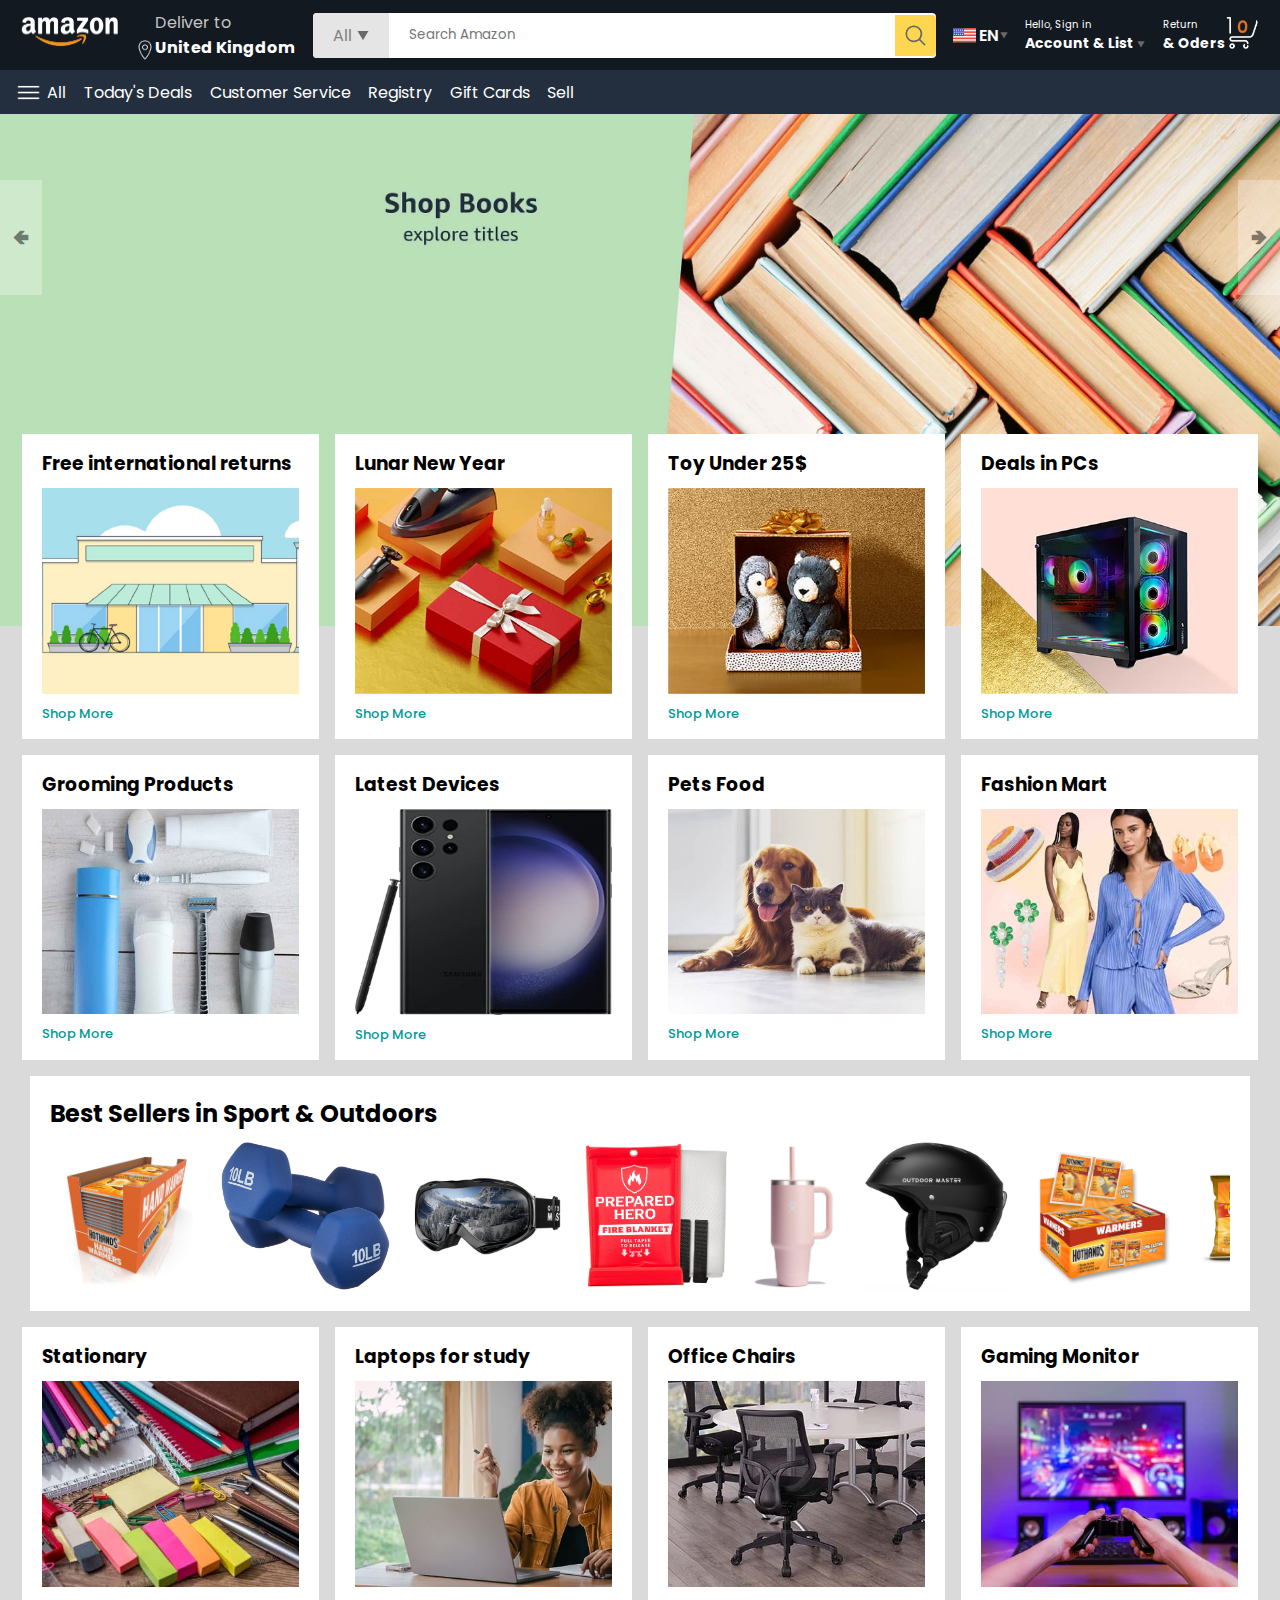
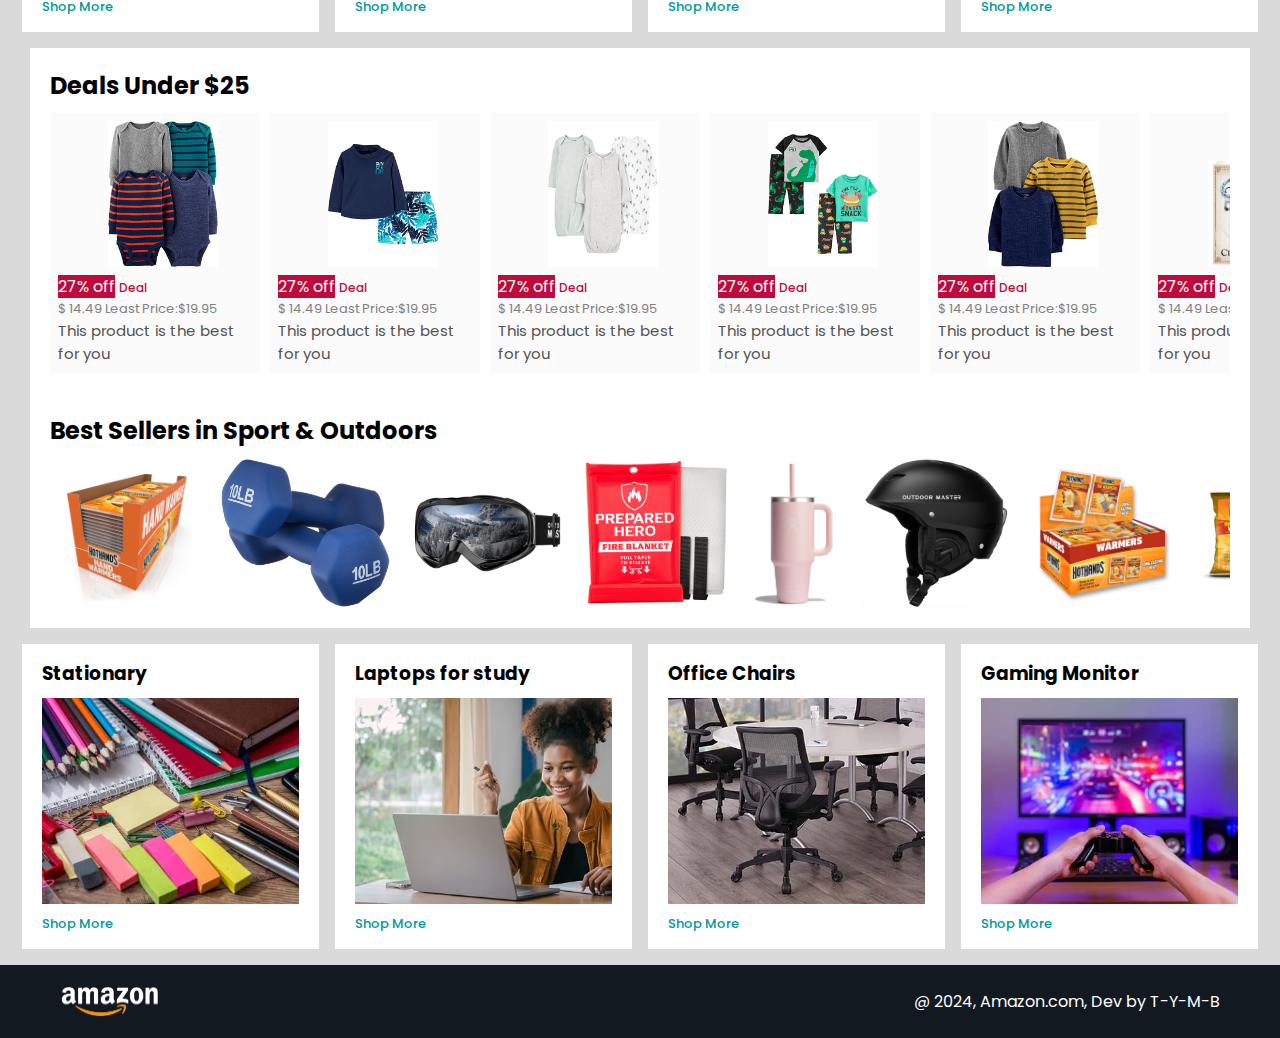
<file: index.html>
<!DOCTYPE html>
<html lang="en">
<head>
    <meta charset="UTF-8">
    <meta name="viewport" content="width=device-width, initial-scale=1.0">
    <title>Amazon</title>
    <link rel="stylesheet" href="assets/style.css">
</head>
<body>
    <!-- navbar section================= -->

<nav>
        <a href="/">
            <img src="assets/amazon_logo.png" width="100" alt="">
        </a>

        <div class="nav-country">
            <img src="assets/location_icon.png" height="20" alt="">
            <div>
                <p>
                    Deliver to
                </p>
                <h1>United Kingdom</h1>
            </div>
        </div>

        <div class="nav-search">
            <div class="nav-search-category">
                <p>All</p>
                <img src="assets/dropdown_icon.png" height="12" alt="">
            </div>
            <input type="text"class = "nav-search-input" placeholder="Search Amazon">
                <img src="assets/search_icon.png" class="nav-search-icon" alt="">
        </div>
       
        <div class="nav-language">
            <img src="assets/us_flag.png" width="25px" alt="">
            <p>EN</p>
            <img src="assets/dropdown_icon.png" width="8px" alt="">
        </div>

<div class="nav-text">
    <p>Hello, Sign in</p>
    <h1>Account & List <img src="assets/dropdown_icon.png" width="8px" alt=""></h1>
</div>
<div class="nav-text">
    <p>Return</p>
    <h1>& Oders </h1>
</div>
<a href="" class="nav-cart">
    <img src="assets/cart_icon.png" width="35px" alt="">
</a>
</nav>
<div class="nav-bottom">
    <div>
        <img src="assets/menu_icon.png" width="25px" alt="">
        <p>All</p>
    </div>
    <p>Today's Deals</p>
    <p>Customer Service</p>
    <p>Registry</p>
    <p>Gift Cards</p>
    <p>Sell</p>
</div>
     <!-- navbar section end================= -->
<div class="header-slider">
    <a href="#" class="control_prev">&#129144</a>
    <a href="#" class="control-next">&#129146</a>
    <ul>
        <img src="assets/header1.jpg" alt="" class="header-img">
        <img src="assets/header2.jpg" alt="" class="header-img">
        <img src="assets/header3.jpg" alt="" class="header-img">
        <img src="assets/header4.jpg" alt="" class="header-img">
        <img src="assets/header5.jpg" alt="" class="header-img">
        <img src="assets/header6.jpg" alt="" class="header-img">

    </ul>
</div>
<!-- header slider end ================== -->
 <div class="box-row header-box">
    <div class="box-col">
        <h3>Free international returns</h3>
        <img src="assets/box1-1.jpg" alt="">
        <a href="/">Shop More</a>
    </div>
    <div class="box-col">
        <h3>Lunar New Year</h3>
        <img src="assets/box1-2.jpg" alt="">
        <a href="/">Shop More</a>
    </div>
    <div class="box-col">
        <h3>Toy Under 25$</h3>
        <img src="assets/box1-3.jpg" alt="">
        <a href="/">Shop More</a>
    </div>
    <div class="box-col">
        <h3>Deals in PCs</h3>
        <img src="assets/box1-4.jpg" alt="">
        <a href="/">Shop More</a>
    </div>
 </div>


 <div class="box-row">
    <div class="box-col">
        <h3>Grooming Products</h3>
        <img src="assets/box2-1.jpg" alt="">
        <a href="/">Shop More</a>
    </div>
    <div class="box-col">
        <h3>Latest Devices</h3>
        <img src="assets/box2-2.jpg" alt="">
        <a href="/">Shop More</a>
    </div>
    <div class="box-col">
        <h3>Pets Food</h3>
        <img src="assets/box2-3.jpg" alt="">
        <a href="/">Shop More</a>
    </div>
    <div class="box-col">
        <h3>Fashion Mart</h3>
        <img src="assets/box2-4.jpg" alt="">
        <a href="/">Shop More</a>
    </div>
 </div>

 <div class="products-slider">
    <h2>Best Sellers in Sport & Outdoors</h2>
    <div class="products">
        <img src="assets/product1-1.jpg" alt="">
        <img src="assets/product1-2.jpg" alt="">
        <img src="assets/product1-3.jpg" alt="">
        <img src="assets/product1-4.jpg" alt="">
        <img src="assets/product1-5.jpg" alt="">
        <img src="assets/product1-6.jpg" alt="">
        <img src="assets/product1-7.jpg" alt="">
        <img src="assets/product1-8.jpg" alt="">
        <img src="assets/product1-9.jpg" alt="">
        <img src="assets/product1-10.jpg" alt="">
    </div>
 </div>


 <div class="box-row">
    <div class="box-col">
        <h3>Stationary</h3>
        <img src="assets/box3-1.jpg" alt="">
        <a href="/">Shop More</a>
    </div>
    <div class="box-col">
        <h3>Laptops for study</h3>
        <img src="assets/box3-2.jpg" alt="">
        <a href="/">Shop More</a>
    </div>
    <div class="box-col">
        <h3>Office Chairs</h3>
        <img src="assets/box3-3.jpg" alt="">
        <a href="/">Shop More</a>
    </div>
    <div class="box-col">
        <h3>Gaming Monitor</h3>
        <img src="assets/box3-4.jpg" alt="">
        <a href="/">Shop More</a>
    </div>
 </div>

<div class="products-slider-with-price">
    <h2>Deals Under $25</h2>
    <div class="products">
        <div class="product-card">
            <div class="product-img-container">
                <img src="assets/product2-1.jpg" alt="">
            </div>
           <div class="product-offer"><p>27% off</p> <span>Deal</span></div>
           <p class="product-price">
            $ <span>14.49</span> Least Price:$19.95
           </p>
           <h4>This product is the best for you</h4>
        </div>
        <div class="product-card">
            <div class="product-img-container">
                <img src="assets/product2-2.jpg" alt="">
            </div>
           <div class="product-offer"><p>27% off</p> <span>Deal</span></div>
           <p class="product-price">
            $ <span>14.49</span> Least Price:$19.95
           </p>
           <h4>This product is the best for you</h4>
        </div>
        <div class="product-card">
            <div class="product-img-container">
                <img src="assets/product2-3.jpg" alt="">
            </div>
           <div class="product-offer"><p>27% off</p> <span>Deal</span></div>
           <p class="product-price">
            $ <span>14.49</span> Least Price:$19.95
           </p>
           <h4>This product is the best for you</h4>
        </div>
        <div class="product-card">
            <div class="product-img-container">
                <img src="assets/product2-4.jpg" alt="">
            </div>
           <div class="product-offer"><p>27% off</p> <span>Deal</span></div>
           <p class="product-price">
            $ <span>14.49</span> Least Price:$19.95
           </p>
           <h4>This product is the best for you</h4>
        </div>
        <div class="product-card">
            <div class="product-img-container">
                <img src="assets/product2-5.jpg" alt="">
            </div>
           <div class="product-offer"><p>27% off</p> <span>Deal</span></div>
           <p class="product-price">
            $ <span>14.49</span> Least Price:$19.95
           </p>
           <h4>This product is the best for you</h4>
        </div>
        <div class="product-card">
            <div class="product-img-container">
                <img src="assets/product2-6.jpg" alt="">
            </div>
           <div class="product-offer"><p>27% off</p> <span>Deal</span></div>
           <p class="product-price">
            $ <span>14.49</span> Least Price:$19.95
           </p>
           <h4>This product is the best for you</h4>
        </div>
        <div class="product-card">
            <div class="product-img-container">
                <img src="assets/product2-7.jpg" alt="">
            </div>
           <div class="product-offer"><p>27% off</p> <span>Deal</span></div>
           <p class="product-price">
            $ <span>14.49</span> Least Price:$19.95
           </p>
           <h4>This product is the best for you</h4>
        </div>
        <div class="product-card">
            <div class="product-img-container">
                <img src="assets/product2-8.jpg" alt="">
            </div>
           <div class="product-offer"><p>27% off</p> <span>Deal</span></div>
           <p class="product-price">
            $ <span>14.49</span> Least Price:$19.95
           </p>
           <h4>This product is the best for you</h4>
        </div>
        <div class="product-card">
            <div class="product-img-container">
                <img src="assets/product2-9.jpg" alt="">
            </div>
           <div class="product-offer"><p>27% off</p> <span>Deal</span></div>
           <p class="product-price">
            $ <span>14.49</span> Least Price:$19.95
           </p>
           <h4>This product is the best for you</h4>
        </div>
        <div class="product-card">
            <div class="product-img-container">
                <img src="assets/product2-10.jpg" alt="">
            </div>
           <div class="product-offer"><p>27% off</p> <span>Deal</span></div>
           <p class="product-price">
            $ <span>14.49</span> Least Price:$19.95
           </p>
           <h4>This product is the best for you</h4>
        </div>
        <div class="product-card">
            <div class="product-img-container">
                <img src="assets/product2-11.jpg" alt="">
            </div>
           <div class="product-offer"><p>27% off</p> <span>Deal</span></div>
           <p class="product-price">
            $ <span>14.49</span> Least Price:$19.95
           </p>
           <h4>This product is the best for you</h4>
        </div>
        <div class="product-card">
            <div class="product-img-container">
                <img src="assets/product2-12.jpg" alt="">
            </div>
           <div class="product-offer"><p>27% off</p> <span>Deal</span></div>
           <p class="product-price">
            $ <span>14.49</span> Least Price:$19.95
           </p>
           <h4>This product is the best for you</h4>
        </div>
    </div>
</div>



<div class="products-slider">
    <h2>Best Sellers in Sport & Outdoors</h2>
    <div class="products">
        <img src="assets/product1-1.jpg" alt="">
        <img src="assets/product1-2.jpg" alt="">
        <img src="assets/product1-3.jpg" alt="">
        <img src="assets/product1-4.jpg" alt="">
        <img src="assets/product1-5.jpg" alt="">
        <img src="assets/product1-6.jpg" alt="">
        <img src="assets/product1-7.jpg" alt="">
        <img src="assets/product1-8.jpg" alt="">
        <img src="assets/product1-9.jpg" alt="">
        <img src="assets/product1-10.jpg" alt="">
    </div>
 </div>


 <div class="box-row">
    <div class="box-col">
        <h3>Stationary</h3>
        <img src="assets/box3-1.jpg" alt="">
        <a href="/">Shop More</a>
    </div>
    <div class="box-col">
        <h3>Laptops for study</h3>
        <img src="assets/box3-2.jpg" alt="">
        <a href="/">Shop More</a>
    </div>
    <div class="box-col">
        <h3>Office Chairs</h3>
        <img src="assets/box3-3.jpg" alt="">
        <a href="/">Shop More</a>
    </div>
    <div class="box-col">
        <h3>Gaming Monitor</h3>
        <img src="assets/box3-4.jpg" alt="">
        <a href="/">Shop More</a>
    </div>
 </div>

<footer>
    <img src="assets/amazon_logo.png" alt="" width="100">
    <p>@ 2024, Amazon.com, Dev by T-Y-M-B</p>
</footer>


<script src="assets/all.js"></script>
</body>
</html>
</file>
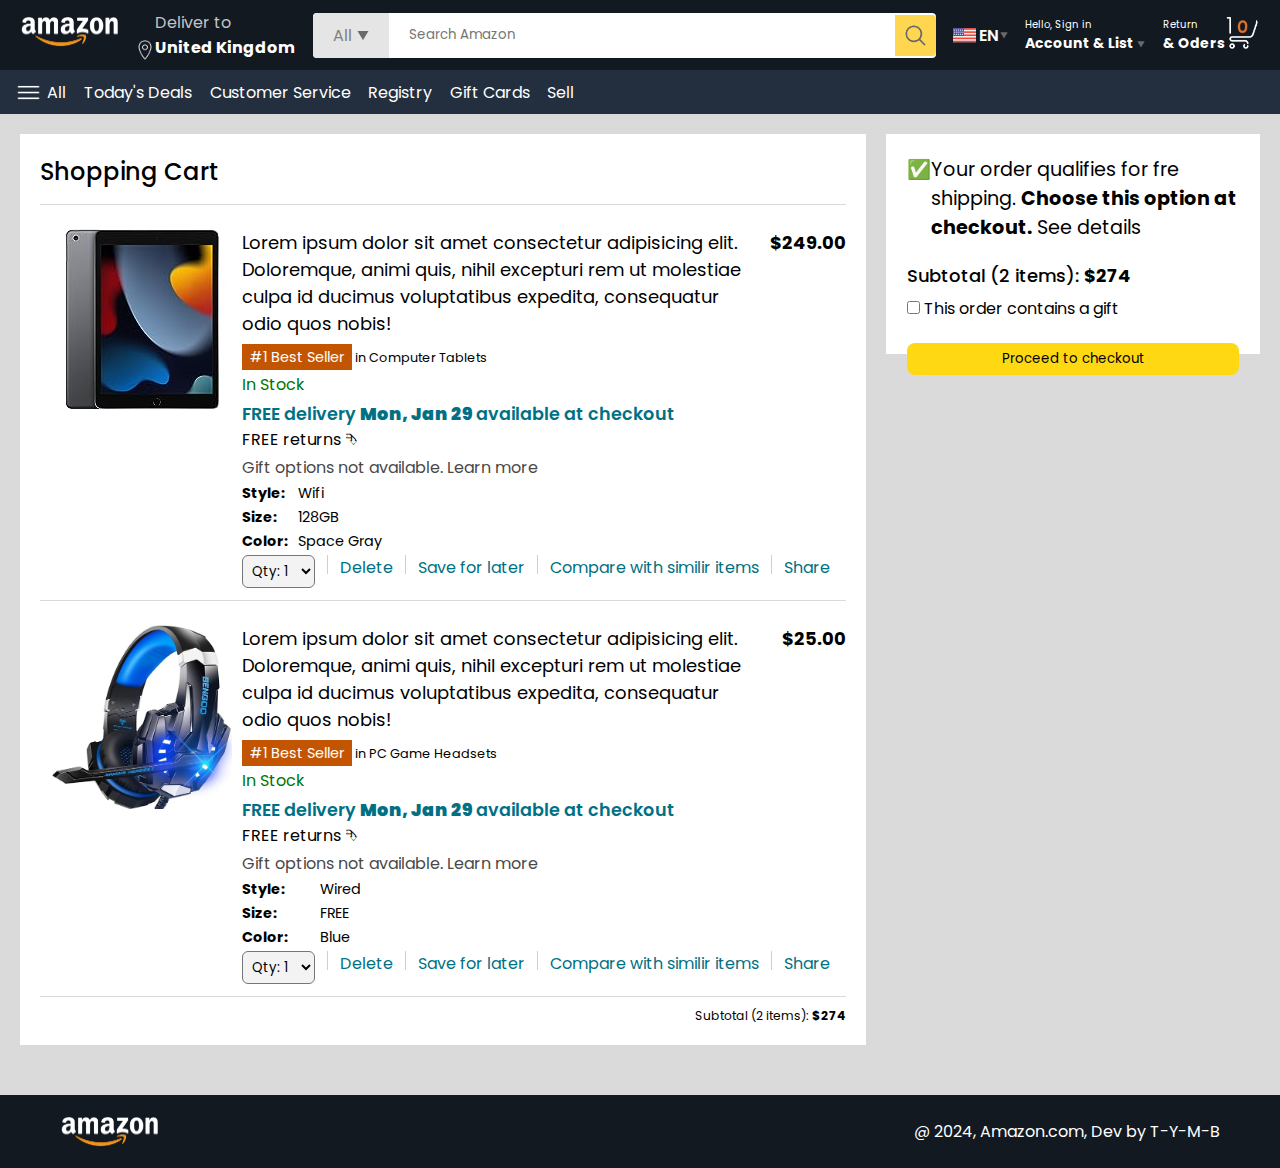
<file: card.html>
<!DOCTYPE html>
<html lang="en">
<head>
    <meta charset="UTF-8">
    <meta name="viewport" content="width=device-width, initial-scale=1.0">
    <title>Cart</title>
    <link rel="stylesheet" href="assets/style.css">
    <link rel="stylesheet" href="assets/card.css">
</head>
<body>
    <!-- navbar section================= -->

<nav>
        <a href="/">
            <img src="assets/amazon_logo.png" width="100" alt="">
        </a>

        <div class="nav-country">
            <img src="assets/location_icon.png" height="20" alt="">
            <div>
                <p>
                    Deliver to
                </p>
                <h1>United Kingdom</h1>
            </div>
        </div>

        <div class="nav-search">
            <div class="nav-search-category">
                <p>All</p>
                <img src="assets/dropdown_icon.png" height="12" alt="">
            </div>
            <input type="text"class = "nav-search-input" placeholder="Search Amazon">
                <img src="assets/search_icon.png" class="nav-search-icon" alt="">
        </div>
       
        <div class="nav-language">
            <img src="assets/us_flag.png" width="25px" alt="">
            <p>EN</p>
            <img src="assets/dropdown_icon.png" width="8px" alt="">
        </div>

<div class="nav-text">
    <p><a href="signin.html">Hello, Sign in</a></p>
    <h1>Account & List <img src="assets/dropdown_icon.png" width="8px" alt=""></h1>
</div>
<div class="nav-text">
    <p>Return</p>
    <h1>& Oders </h1>
</div>
<a href="" class="nav-cart">
    <img src="assets/cart_icon.png" width="35px" alt="">
</a>
<a href="signin.html" class="mobile-user" style="display: none;">
    <img src="assets/user.png" alt="">
</a>
</nav>
<div class="nav-bottom">
    <div>
        <img src="assets/menu_icon.png" width="25px" alt="">
        <p>All</p>
    </div>
    <p>Today's Deals</p>
    <p>Customer Service</p>
    <p>Registry</p>
    <p>Gift Cards</p>
    <p>Sell</p>
</div>
     <!-- navbar section end================= -->




<div class="cart">
    <div class="cart-left">
        <h1>
            Shopping Cart
        </h1>
        <hr>
        <div class="product-cart-list">
            <img src="assets/ipad_img.jpg" alt="" width="180px">
            <div>
                <div class="cart-titleprice">
                    <p>Lorem ipsum dolor sit amet consectetur adipisicing elit. Doloremque, animi quis, nihil excepturi rem ut molestiae culpa id ducimus voluptatibus expedita, consequatur odio quos nobis!</p>
                    <p><b>$249.00</b></p>    
                </div>
                <p class="cart-bestseller"> <span>#1 Best Seller</span> in Computer Tablets</p> 
                <p class="product-cart-stock">In Stock</p>
                <p class="product-cart-delivery">FREE delivery <b>Mon, Jan 29 </b>available at checkout</p>
                <p class="product-cart-returns   ">FREE returns &#11191</p>
                <p class="cart-giftoption">Gift options not available. <span>Learn more</span></p>

                <div class="cart-specs">
                    <p><b>Style: </b></p> <p>Wifi</p>
                    <p><b>Size: </b></p> <p>128GB</p>
                    <p><b>Color: </b></p> <p>Space Gray</p>
                </div>
                    <div class="cart-action">
                        <select>
                            <option value="Qty: 1">
                                Qty: 1
                            </option>
                            <option value="Qty: 2">
                                Qty: 2
                            </option>
                            <option value="Qty:
                            3">Qty: 3
                            </option>
                            <option value="Qty:
                            4"> Qty: 4
                            </option>
                            <option value="Qty:
                            5">Qty: 5
                            </option>
                        </select>
                        <hr>
                        <p class="action-btn">Delete</p>
                        <hr>
                        <p class="action-btn">Save for later</p>
                        <hr>
                        <p class="action-btn">Compare with similir items</p>
                        <hr>
                        <p class="action-btn">Share</p>
                    </div>
            </div>
        </div>
        <hr>
        <div class="product-cart-list">
            <img src="assets/product_img.jpg" alt="" width="180px">
            <div>
                <div class="cart-titleprice">
                    <p>Lorem ipsum dolor sit amet consectetur adipisicing elit. Doloremque, animi quis, nihil excepturi rem ut molestiae culpa id ducimus voluptatibus expedita, consequatur odio quos nobis!</p>
                    <p><b>$25.00</b></p>    
                </div>
                <p class="cart-bestseller"> <span>#1 Best Seller</span> in PC Game Headsets</p> 
                <p class="product-cart-stock">In Stock</p>
                <p class="product-cart-delivery">FREE delivery <b>Mon, Jan 29 </b>available at checkout</p>
                <p class="product-cart-returns   ">FREE returns &#11191</p>
                <p class="cart-giftoption">Gift options not available. <span>Learn more</span></p>

                <div class="cart-specs">
                    <p><b>Style: </b></p> <p>Wired</p>
                    <p><b>Size: </b></p> <p>FREE</p>
                    <p><b>Color: </b></p> <p>Blue</p>
                </div>
                    <div class="cart-action">
                        <select>
                            <option value="Qty: 1">
                                Qty: 1
                            </option>
                            <option value="Qty: 2">
                                Qty: 2
                            </option>
                            <option value="Qty:
                            3">Qty: 3
                            </option>
                            <option value="Qty:
                            4"> Qty: 4
                            </option>
                            <option value="Qty:
                            5">Qty: 5
                            </option>
                        </select>
                        <hr>
                        <p class="action-btn">Delete</p>
                        <hr>
                        <p class="action-btn">Save for later</p>
                        <hr>
                        <p class="action-btn">Compare with similir items</p>
                        <hr>
                        <p class="action-btn">Share</p>
                    </div>
            </div>
        </div>
        <hr>
        <div class="list-subtotal">
            Subtotal (2 items): <b>$274</b>
        </div>
    </div>
    <div class="cart-right">
        <div class="free-delivery">
            <p>&#x2705</p>
            <p>Your order qualifies for fre shipping. <b>Choose this option at checkout.</b> See details</p>
        </div>
        <p class="cart-subtotal">Subtotal (2 items): <b>$274</b></p>
        <p class="right-gift"><input type="checkbox" name="" id=""> This order contains a gift</p>
        <button>Proceed to checkout</button>
    </div>
</div>











<footer class="footer-cart">
    <img src="assets/amazon_logo.png" alt="" width="100">
    <p>@ 2024, Amazon.com, Dev by T-Y-M-B</p>
</footer>


<script src="assets/all.js"></script>
</body>
</html>
</file>
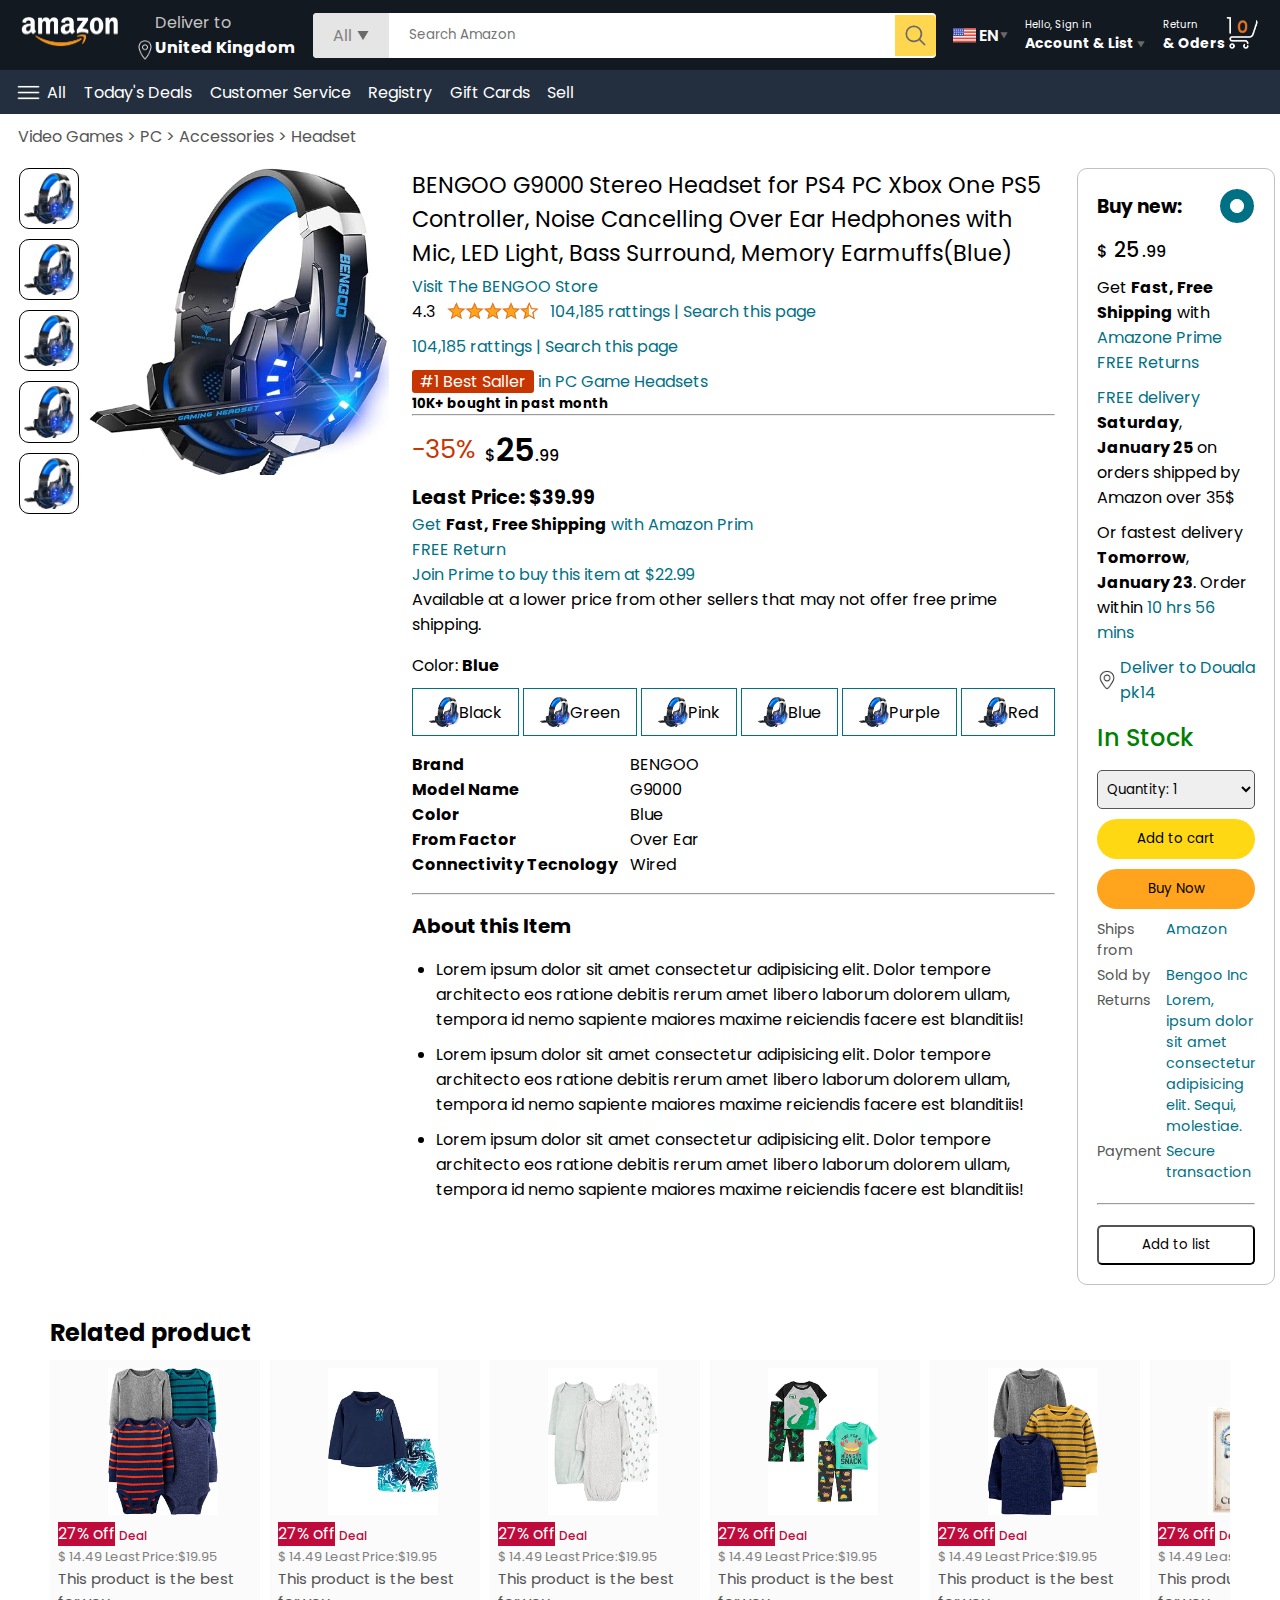
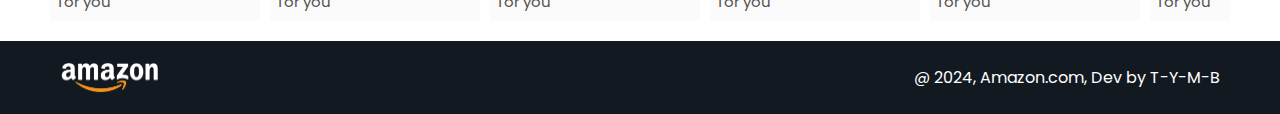
<file: product.html>
<!DOCTYPE html>
<html lang="en">
<head>
    <meta charset="UTF-8">
    <meta name="viewport" content="width=device-width, initial-scale=1.0">
    <link rel="stylesheet" href="assets/style.css">
    <link rel="stylesheet" href="assets/product.css">
    <title>Product Page</title>
</head>
<body>
    <nav>
        <a href="/">
            <img src="assets/amazon_logo.png" width="100" alt="">
        </a>

        <div class="nav-country">
            <img src="assets/location_icon.png" height="20" alt="">
            <div>
                <p>
                    Deliver to
                </p>
                <h1>United Kingdom</h1>
            </div>
        </div>

        <div class="nav-search">
            <div class="nav-search-category">
                <p>All</p>
                <img src="assets/dropdown_icon.png" height="12" alt="">
            </div>
            <input type="text"class = "nav-search-input" placeholder="Search Amazon">
                <img src="assets/search_icon.png" class="nav-search-icon" alt="">
        </div>
       
        <div class="nav-language">
            <img src="assets/us_flag.png" width="25px" alt="">
            <p>EN</p>
            <img src="assets/dropdown_icon.png" width="8px" alt="">
        </div>

<div class="nav-text">
    <p><a href="signin.html">Hello, Sign in</a></p>
    <h1>Account & List <img src="assets/dropdown_icon.png" width="8px" alt=""></h1>
</div>
<div class="nav-text">
    <p>Return</p>
    <h1>& Oders </h1>
</div>
<a href="card.html" class="nav-cart">
    <img src="assets/cart_icon.png" width="35px" alt="">
</a>
<a href="signin.html" class="mobile-user" style="display: none;">
    <img src="assets/user.png" alt="">
</a>
</nav>

<div class="nav-bottom">
    <div>
        <img src="assets/menu_icon.png" width="25px" alt="">
        <p>All</p>
    </div>
    <p>Today's Deals</p>
    <p>Customer Service</p>
    <p>Registry</p>
    <p>Gift Cards</p>
    <p>Sell</p>
</div>

<p class="breadcrum">
    Video Games > PC > Accessories > Headset
</p>

<div class="product-display">
    <div class="product-d-image">
        <div class="prouct-icons">
            <img src="assets/product_img.jpg" alt="" width="60">
            <img src="assets/product_img.jpg" alt="" width="60">
            <img src="assets/product_img.jpg" alt="" width="60">
            <img src="assets/product_img.jpg" alt="" width="60">
            <img src="assets/product_img.jpg" alt="" width="60">
        </div>
        <div class="product-main-image">
            <img src="assets/product_img.jpg" width="300" alt="">
        </div>
    </div>
    <div class="product-d-details">
        <p class="product-title">
            BENGOO G9000 Stereo Headset for PS4 PC Xbox One PS5 Controller, Noise Cancelling Over Ear Hedphones with Mic, LED Light, Bass Surround, Memory Earmuffs(Blue)
        </p>
        <p class="brand-store">
            visit the BENGOO store
        </p>
        <div class="product-rating">
            <div>4.3 <img src="assets/rating_img.png" alt="" height="20px">
            <p>
            104,185 rattings | Search this page
        </p>
      </div>
        <p>
            104,185 rattings | Search this page
        </p>
        <p><span>#1 Best Saller</span> in PC Game Headsets</p>
        </div>
       <div>
        <h5>10K+ bought in past month</h5>
        <hr>
       </div>
       <div class="product-d-price">
        <div>
            <p>-35% </p>
            <h1>$<span>25</span>.99</h1>
        </div>
      </div>
     <div class="op">
        <h5><span>Least Price: $39.99</span></h5>
        <p>Get <span>Fast, Free Shipping</span> with Amazon Prim</p>
        <p>FREE Return</p>
        <p>Join Prime to buy this item at $22.99</p>
            <p class="op1">Available at a lower price from other sellers that may not offer free prime shipping.
            </p>
     </div>

     <div class="product-color-section">
        <p>Color: <b>Blue</b></p>
        <div class="product-color-options">
            <div class="option">
                <img src="assets/product_img.jpg" alt="" width="30px">
                <p>Black</p>
            </div>
            <div class="option">
                <img src="assets/product_img.jpg" alt="" width="30px">
                <p>Green</p>
            </div>
            <div class="option">
                <img src="assets/product_img.jpg" alt="" width="30px">
                <p>Pink</p>
            </div>
            <div class="option">
                <img src="assets/product_img.jpg" alt="" width="30px">
                <p>Blue</p>
            </div>
            <div class="option">
                <img src="assets/product_img.jpg" alt="" width="30px">
                <p>Purple</p>
            </div>
            <div class="option">
                <img src="assets/product_img.jpg" alt="" width="30px">
                <p>Red</p>
            </div>
        </div>
     </div>

        <div class="product-info">
            <p><b>Brand</b></p> <p>BENGOO</p>
            <p><b>Model Name</b></p> <p>G9000</p>
            <p><b>Color</b></p> <p>Blue</p>
            <p><b>From Factor</b></p> <p>Over Ear</p>
            <p><b>Connectivity Tecnology</b></p> <p>Wired</p>
        </div>
        <hr>
        <div class="product-description">
            <h1>About this Item</h1>
            <ul>
                <li>
                    Lorem ipsum dolor sit amet consectetur adipisicing elit. Dolor tempore architecto eos ratione debitis rerum amet libero laborum dolorem ullam, tempora id nemo sapiente maiores maxime reiciendis facere est blanditiis!
                </li>
                <li>
                    Lorem ipsum dolor sit amet consectetur adipisicing elit. Dolor tempore architecto eos ratione debitis rerum amet libero laborum dolorem ullam, tempora id nemo sapiente maiores maxime reiciendis facere est blanditiis!
                </li>
                <li>
                    Lorem ipsum dolor sit amet consectetur adipisicing elit. Dolor tempore architecto eos ratione debitis rerum amet libero laborum dolorem ullam, tempora id nemo sapiente maiores maxime reiciendis facere est blanditiis!
                </li>
            </ul>
        </div>
  </div>
    <div class="product-d-purchase">
        <div class="title">
            <h3>Buy new:</h3> <img src="assets/circle_icon.png" alt="">
        </div>
        <h1 class="price">$ <span>25</span>.99</h1>
        <div class="gap">
            <p>Get <b>Fast, Free Shipping</b> with <span>Amazone Prime</span></p>
            <p><span>FREE Returns</span></p>
        </div>
        <div class="gap">
            <p><span>FREE delivery </span><b>Saturday</b>,</p>
            <p><b>January 25</b> on orders shipped by Amazon over 35$</p>
        </div>
        <div class="gap">
            <p>Or fastest delivery <b>Tomorrow</b>, <b>January 23</b>. Order within <span>10 hrs 56 mins</span></p>
        </div>
        <div class="location">
            <img src="assets/location_icon_dark.png" alt="" width="20px">
            <p><span>Deliver to Douala pk14</span></p>
        </div>
        <h2 class="product-in-stock">In Stock</h2>
        <select class="product-quantity">
            <option value="1">Quantity: 1</option>
            <option value="2">Quantity: 2</option>
            <option value="3">Quantity: 3</option>
        </select>

        <button class="btn">Add to cart</button>
        <button class="btn buy-btn">Buy Now</button>

        <div class="seller-info">
            <p>Ships from</p> <p><span>Amazon</span></p>
            <p>Sold by</p> <p><span>Bengoo Inc</span></p>
            <p>Returns</p> <p><span>Lorem, ipsum dolor sit amet consectetur adipisicing elit. Sequi, molestiae.</span></p>
            <p>Payment</p> <p><span>Secure transaction</span></p>
        </div>
        <hr>
        <button class="add-listBtbn">Add to list</button>
    </div>
</div>

<div class="products-slider-with-price">
    <h2>Related product</h2>
    <div class="products">
        <div class="product-card">
            <div class="product-img-container">
                <img src="assets/product2-1.jpg" alt="">
            </div>
           <div class="product-offer"><p>27% off</p> <span>Deal</span></div>
           <p class="product-price">
            $ <span>14.49</span> Least Price:$19.95
           </p>
           <h4>This product is the best for you</h4>
        </div>
        <div class="product-card">
            <div class="product-img-container">
                <img src="assets/product2-2.jpg" alt="">
            </div>
           <div class="product-offer"><p>27% off</p> <span>Deal</span></div>
           <p class="product-price">
            $ <span>14.49</span> Least Price:$19.95
           </p>
           <h4>This product is the best for you</h4>
        </div>
        <div class="product-card">
            <div class="product-img-container">
                <img src="assets/product2-3.jpg" alt="">
            </div>
           <div class="product-offer"><p>27% off</p> <span>Deal</span></div>
           <p class="product-price">
            $ <span>14.49</span> Least Price:$19.95
           </p>
           <h4>This product is the best for you</h4>
        </div>
        <div class="product-card">
            <div class="product-img-container">
                <img src="assets/product2-4.jpg" alt="">
            </div>
           <div class="product-offer"><p>27% off</p> <span>Deal</span></div>
           <p class="product-price">
            $ <span>14.49</span> Least Price:$19.95
           </p>
           <h4>This product is the best for you</h4>
        </div>
        <div class="product-card">
            <div class="product-img-container">
                <img src="assets/product2-5.jpg" alt="">
            </div>
           <div class="product-offer"><p>27% off</p> <span>Deal</span></div>
           <p class="product-price">
            $ <span>14.49</span> Least Price:$19.95
           </p>
           <h4>This product is the best for you</h4>
        </div>
        <div class="product-card">
            <div class="product-img-container">
                <img src="assets/product2-6.jpg" alt="">
            </div>
           <div class="product-offer"><p>27% off</p> <span>Deal</span></div>
           <p class="product-price">
            $ <span>14.49</span> Least Price:$19.95
           </p>
           <h4>This product is the best for you</h4>
        </div>
        <div class="product-card">
            <div class="product-img-container">
                <img src="assets/product2-7.jpg" alt="">
            </div>
           <div class="product-offer"><p>27% off</p> <span>Deal</span></div>
           <p class="product-price">
            $ <span>14.49</span> Least Price:$19.95
           </p>
           <h4>This product is the best for you</h4>
        </div>
        <div class="product-card">
            <div class="product-img-container">
                <img src="assets/product2-8.jpg" alt="">
            </div>
           <div class="product-offer"><p>27% off</p> <span>Deal</span></div>
           <p class="product-price">
            $ <span>14.49</span> Least Price:$19.95
           </p>
           <h4>This product is the best for you</h4>
        </div>
        <div class="product-card">
            <div class="product-img-container">
                <img src="assets/product2-9.jpg" alt="">
            </div>
           <div class="product-offer"><p>27% off</p> <span>Deal</span></div>
           <p class="product-price">
            $ <span>14.49</span> Least Price:$19.95
           </p>
           <h4>This product is the best for you</h4>
        </div>
        <div class="product-card">
            <div class="product-img-container">
                <img src="assets/product2-10.jpg" alt="">
            </div>
           <div class="product-offer"><p>27% off</p> <span>Deal</span></div>
           <p class="product-price">
            $ <span>14.49</span> Least Price:$19.95
           </p>
           <h4>This product is the best for you</h4>
        </div>
        <div class="product-card">
            <div class="product-img-container">
                <img src="assets/product2-11.jpg" alt="">
            </div>
           <div class="product-offer"><p>27% off</p> <span>Deal</span></div>
           <p class="product-price">
            $ <span>14.49</span> Least Price:$19.95
           </p>
           <h4>This product is the best for you</h4>
        </div>
        <div class="product-card">
            <div class="product-img-container">
                <img src="assets/product2-12.jpg" alt="">
            </div>
           <div class="product-offer"><p>27% off</p> <span>Deal</span></div>
           <p class="product-price">
            $ <span>14.49</span> Least Price:$19.95
           </p>
           <h4>This product is the best for you</h4>
        </div>
    </div>
</div>














<footer>
    <img src="assets/amazon_logo.png" alt="" width="100">
    <p>@ 2024, Amazon.com, Dev by T-Y-M-B</p>
</footer>
<script>
    const scrollContainer = document.querySelectorAll('.products');
    for(const item of scrollContainer){
    item.addEventListener('wheel', (evt) => {
        evt.preventDefault();
        item.scrollLeft += evt.deltaY;
    })
}
</script>
</body>
</html>
</file>
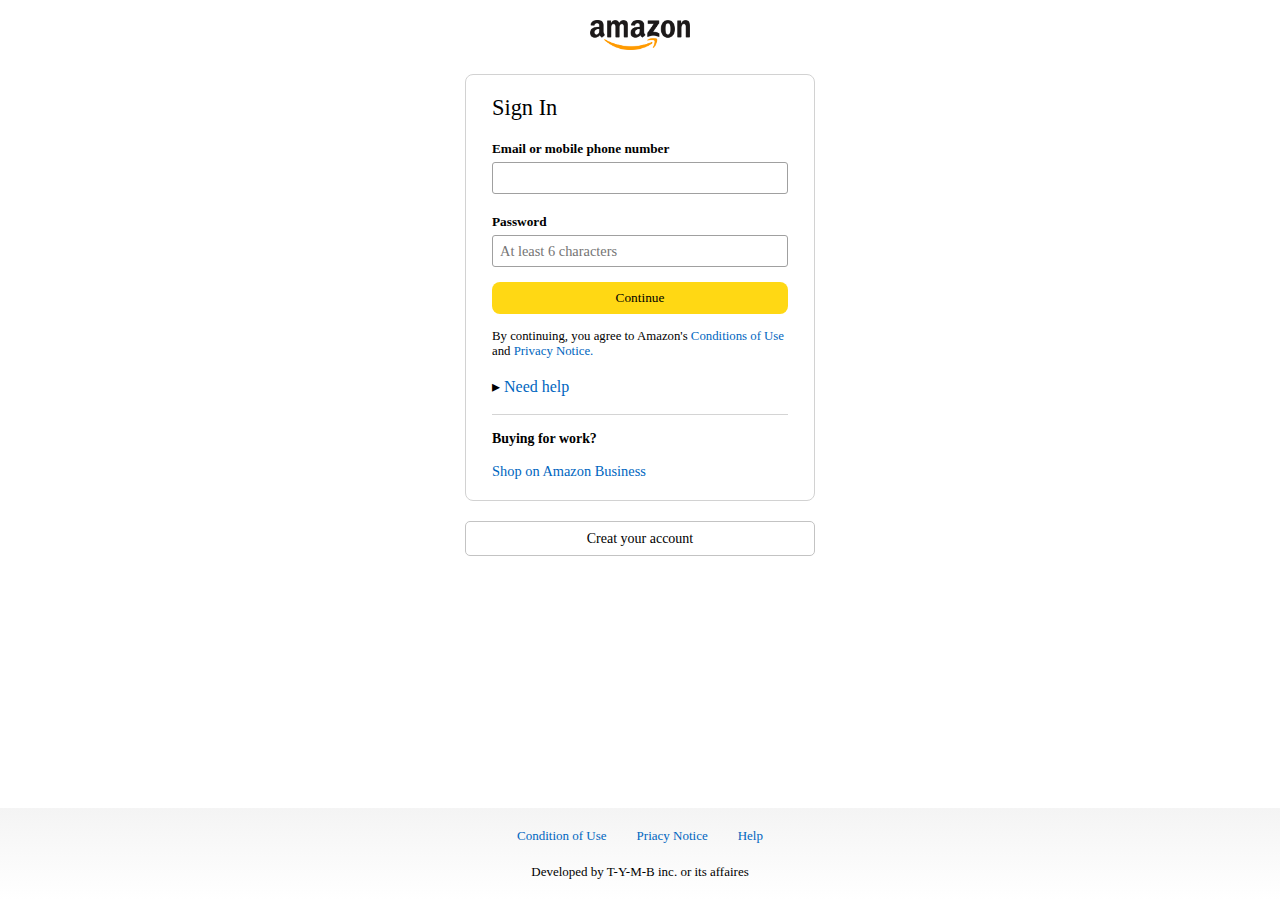
<file: signin.html>
<!DOCTYPE html>
<html lang="en">
<head>
    <meta charset="UTF-8">
    <meta name="viewport" content="width=device-width, initial-scale=1.0">
    <title>Sign In</title>
    <link rel="stylesheet" href="assets/sign.css">
</head>
<body>
      <a href="/"><img class="logo" src="assets/amazon_logo_dark.png" alt="" width="100px"></a>
      <div class="signin-container">
        <h1 class="title">
            Sign In
        </h1>
        <h5 class="input-lable">Email or mobile phone number</h5>
        <input type="text">
        <h5 class="input-lable">Password</h5>
        <input type="password" placeholder="At least 6 characters">
        <a href="index.html"><button>Continue</button></a>
        <p class="condition">By continuing, you agree to Amazon's <span>Conditions of Use</span> and <span>Privacy Notice.</span></p>
        <p class="help">&#9656 <span>Need help </span></p>
        <hr>
        <h4>Buying for work?</h4>
        <p class="signin-business">
            <span>Shop on Amazon Business</span>
        </p>
      </div>
      <a href="signUp.html"><button class="signup-btn">Creat your account </button></a>
      <footer>
        <div>
            <a href="">Condition of Use</a>
            <a href="">Priacy Notice</a>
            <a href="">Help</a>
        </div>
        <p>Developed by T-Y-M-B inc. or its affaires</p>
     </footer>
</body>
</html>
</file>
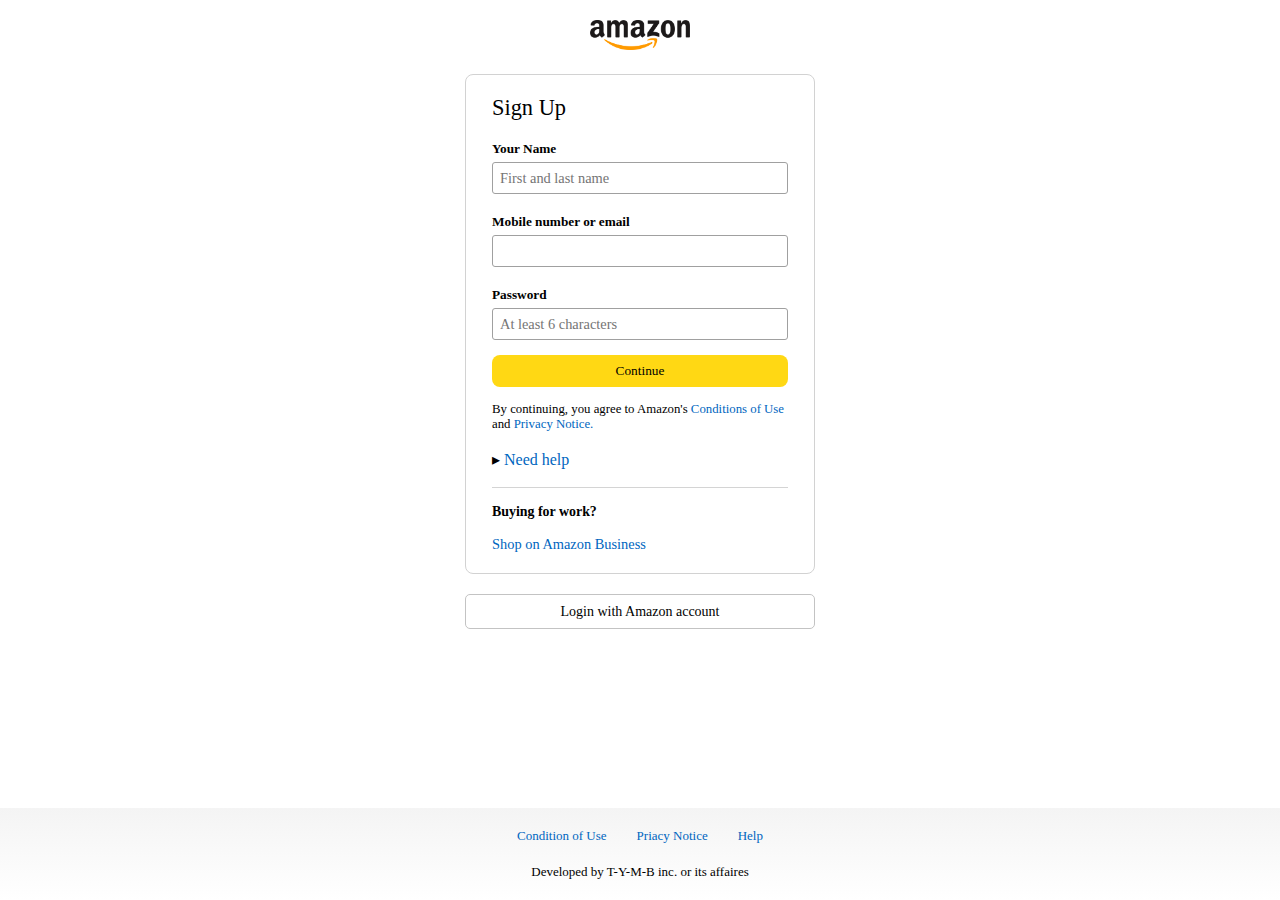
<file: signUp.html>
<!DOCTYPE html>
<html lang="en">
<head>
    <meta charset="UTF-8">
    <meta name="viewport" content="width=device-width, initial-scale=1.0">
    <title>Sign Up</title>
    <link rel="stylesheet" href="assets/sign.css">
</head>
<body>
      <a href="/"><img class="logo" src="assets/amazon_logo_dark.png" alt="" width="100px"></a>
      <div class="signin-container">
        <h1 class="title">
            Sign Up
        </h1>
        <h5 class="input-lable">Your Name</h5>
        <input type="text" placeholder="First and last name">
        <h5 class="input-lable">Mobile number or email</h5>
        <input type="text">
        <h5 class="input-lable">Password</h5>
        <input type="password" placeholder="At least 6 characters">
        <a href="index.html"><button>Continue</button></a>
        <p class="condition">By continuing, you agree to Amazon's <span>Conditions of Use</span> and <span>Privacy Notice.</span></p>
        <p class="help">&#9656 <span>Need help </span></p>
        <hr>
        <h4>Buying for work?</h4>
        <p class="signin-business">
            <span>Shop on Amazon Business</span>
        </p>
      </div>
     <a href="signin.html"> <button class="signup-btn">Login with Amazon account </button></a>
     <footer>
        <div>
        <a href="">Condition of Use</a>
        <a href="">Priacy Notice</a>
        <a href="">Help</a>
        </div>
        <p>Developed by T-Y-M-B inc. or its affaires</p>
     </footer>
</body>
</html>
</file>
<file: assets/style.css>
@import url('https://fonts.googleapis.com/css2?family=Poppins:ital,wght@0,100;0,200;0,300;0,400;0,500;0,600;0,700;0,800;0,900;1,100;1,200;1,300;1,400;1,500;1,600;1,700;1,800;1,900&display=swap');


:root{
    --body_bg:#dadada;
    --nav_bg:#131921;
    --white:#ffff;
    --amazon_cl:#ffd64f;
}

*{
    padding: 0;
    margin: 0;
    box-sizing: border-box;
    font-family:'Poppins';
}

body{
background: var(--body_bg);
font-family:'Poppins' sans-serif;
}

a{
    text-decoration: none;
    color: inherit;
}
nav{
    display: flex;
    align-items: center;
    justify-content: space-between;
    background: var(--nav_bg);
    padding: 10px 20px;
    color:var(--white);
}

.nav-country{
    margin-left: 15px;
    display: flex;
    align-items: end;
    font-size: 1rem;
    color: #c4c4c4;
}

.nav-country h1{
    color: var(--white);
    font-size: 1rem;
}
.nav-search{
    flex: 1;
    display: flex;
    align-items: center;
    background-color: var(--white);
    color: gray;
    max-width: 1000px;
    border-radius: 4px;
    margin-left: 1.1rem;
}
.nav-search-category{
    display: flex;
    align-items: center;
    padding: 10px 20px;
    gap: 5px;
    background: #e5e5e5;
    border-radius: 4px 0 0 4px;
}
.nav-search-input{
    border: none;
    outline: none;
    padding-left: 20px;
    width: 100%;
}
.nav-search-icon{
    max-width: 41px;
    padding: 8px;
    background-color: var(--amazon_cl);
    border-radius: 0 4px 4px 0;
}
.nav-language{
    display: flex;
    align-items: center;
    margin-left: 1rem;
    gap: 2px;
    font-weight: 600;
}
.nav-text{
    margin-left: 1.1rem;
}
.nav-text p{
font-size: 10px;
}
.nav-text h1{
    font-size: 14px;
}
.nav-bottom{
    padding: .6rem 1rem;
    display: flex;
    gap: 1.1rem;
    align-items: center;
    background: #232f3e;
    color: var(--white);
    font-size: 1rem;
}
.nav-bottom div{
    display: flex;
    gap: .4rem;
    align-items: center;
}


.header-slider ul{
    display: flex;
    overflow-y: hidden;

}
.header-slider a{
    position: absolute;
    top: 20%;
    z-index: 1;
    padding: 5vh 1vw;
    background: #ffffff4f;
    color: #0000007b;
    text-decoration: none;
    font-weight: 600;
    font-size: 1rem;
    cursor: pointer;

}
.control-next{
    right: 0;
}
.header-img{
    max-width: 100%;
    mask-image: linear-gradient(to bottom,#000000 50%, blue 100%);
}

/* box-row ============*/
.box-row{
    display: flex;
    flex-wrap: wrap;
    justify-content: space-between;
    row-gap: 1.1rem;
    margin: 1rem 1.4rem;
}
.box-col{
    display: flex;
    flex-direction: column;
    gap: 10px;
    padding: 15px 20px;
    max-width: 24%;
    min-height: 200px;
    background: var(--white);
    z-index: 1;
}
.box-col a{
    font-size: 13px ;
    color: #009999;
    font-weight: 500;
}
.header-box{
    margin-top: -15vw;
}

.products-slider{
    background: var(--white);
    margin: 0 30px;
    padding: 20px;
    margin-bottom: 15px;
}

.products-slider .products{
    display: flex;
    overflow-x: auto;
    gap: 20px;
    margin-top: 10px;
}

.products-slider .products img{
    max-width: 200px;
    max-height: 150px;
}
.products-slider .products::-webkit-scrollbar{
    display: none;
}
.products-slider-with-price{
    background: var(--white);
    padding: 20px;
    margin-bottom: 15px;
    margin: 0 30px;

}
.products-slider-with-price .products{
    display: flex;
    overflow-x: auto;
    gap: 10px;
    margin-top: 10px;
}

.product-card{
    display: flex;
    flex-direction: column;
    justify-content: end;
    min-width: 210px;
    background: #fbfbfbfb;
    padding: .5rem;
}
.products-slider-with-price .products::-webkit-scrollbar{
    display: none;
}
.product-card img{
    width: 110px;
    margin: 0 50px;
}
.product-offer p{
    background: #be0b3b;
    color: var(--white);
    display: inline;
    padding: .01rem;
}
.product-offer span{
    color: #be0b3b;
    font-weight: 500;
    font-size: 12px;
}
.product-price{
    color: gray;
    font-size: 13px;
}
.product-card h4{
    color: #525252;
    font-size: 15px;
    font-weight: 400;
}

footer{
    display: flex;
    justify-content: space-between;
    align-items: center;
    background: #131921;
    color: var(--white);
    padding: 20px 60px;
}

/* reponsive part */
@media only screen and (max-width:900px){
    nav{
        flex-wrap: wrap;
    }
    .nav-search{
        order: 7;
        margin: 15px 0 5px;
        min-width: 300px;
    }
    .box-col{
        max-width: 48%;
    }
}
@media only screen and (max-width:600px){
    .nav-country, .nav-language, .nav-text,  .nav-bottom::-webkit-scrollbar, .nav-cart h4{
        display: none;
    }
    .nav-bottom{
        font-size: 14px;
        gap: 10px;
        overflow-x: scroll;
    }
    .mobile-user{
        display: flex !important;
        flex: 1;
        justify-content: flex-end;
    }
    .mobile-user img{
        width: 30px;
        margin-right: 7px;
    }
   .nav-cart img{
        width: 28px;
   }
   .header-slider a{
    top: 21%;
    padding: 2vh 1vw;
    font-size: 15px;
   }
   .box-col{
    max-width: 100%;
    width: 100%;
   }
   footer{
    justify-content: center;
    flex-direction: column;
   }
}
</file>
<file: assets/card.css>
.cart{
    display: flex;
    gap: 20px;
    margin: 20px;
}
.cart-left{
    background: #fff;
    padding: 20px;
}
.cart-left h1{
    font-size: 1.5rem;
    font-weight: 500;
    margin-bottom: 15px;
}
.cart-left hr{
    border: none;
    height: 1px;
    background: #dadada;
}
.product-cart-list{
    display: flex;
    align-items: start;
    gap: 10px;
    padding: 24px 0 12px 12px;
}

.cart-titleprice{
    display: flex;
    gap: 20px;
    font-size: 18px;
}
.cart-bestseller{
    font-size: .8rem;
    margin-top: 10px;
}
.cart-bestseller span{
    font-size: .9rem;
    background: #c45500;
    color: #fff;
    padding: 3px 8px;
}
.product-cart-stock{
    font-size: 1rem;
    color: #007600;
    margin: 4px 0;
}
.product-cart-delivery{
    font-size: 1.1rem;
    color: #007185;
    font-weight: 600;
}
.cart-giftoption{
    color: #494949;
    font-size: 1rem;
    margin: 3px 0;
}

.cart-specs{
     max-width: 150px;
     display: grid;
     grid-template-columns: auto auto;
     row-gap: 3px;
     font-size: .9rem;
     margin: 3px 0;
}
.cart-action{
    display: flex;
    gap: 12px;
    font-size: 1rem;
    color: #007185;
}
.cart-action hr{
    height: 1.2rem;
    width: 1px;
    background: #cfcfcf;
}
.cart-action select{
    padding: 5px;
    border-radius: 6px;
    background: #f3f3f3;
}
.list-subtotal{
    text-align: right;
    font-size: .764rem;
    margin-top:10px;
}
.cart-right{
    background: #fff;
    padding: 1.3rem;
    max-height: 220px;
    min-width: 280px;
}
.free-delivery{
    display: flex;
    font-size: 1.2rem;
}
.cart-subtotal{
    margin-top: 20px;
    font-size: 18px;
    font-weight: 500;
}
.right-gift{
    margin: 7px 0;
    font-size: 1rem;
}
.cart-right button{
    width: 100%;
    height: 32px;
    margin: 15px 0;
    background: #ffd814;
    border: none;
    border-radius: 8px;
    cursor: pointer;
    transition: ease .2s;
}
.cart-right button:hover{
    background: #ebc712;
}
.footer-cart{
    margin-top: 50px;
}
/* ======================= */
@media only screen and (max-width:900px){
    .cart{
        flex-wrap: wrap;
    }
    
    
}
@media only screen and (max-width:600px){
    .product-cart-list{
        padding: 24px 0;
    }
    .product-cart-list img{
        width: 80px;
    }
    .cart-titleprice{
        flex-wrap: wrap;
        
    }
    .action-btn:nth-last-child(1), hr:nth-last-child(2), .action-btn:nth-last-child(3), hr:nth-last-child(4){
         display: none !important; 
        
    }
    .cart-right{
        max-width: 100%;
    }
    
    
}
</file>
<file: assets/product.css>
body{
background-color: #fff;

}
.breadcrum{
    padding: .6rem 1.1rem;
    font-size: 1rem;
    color: #565656;
}
.product-display{
    min-height: 100%;
    padding: .6rem 1.2rem;
    display: flex;
}
.product-d-image{
    display: flex;
   gap: 10px;
}
.prouct-icons img{
    border: 1px solid black;
    border-radius: 10px;
    padding: .25rem;
}
.prouct-icons{
    display: flex;
    flex-direction: column;
    gap: 10px;
}
.brand-store{
    text-transform: capitalize;
    margin-top: .25rem;
    font-size: 1rem;
    color: #007185;
}
.product-d-details{
    margin: 0 1.4rem;
}
.product-title{
    font-size: 1.4rem;
}
.product-rating{
    display: flex;
    flex-direction: column;
    gap: 10px;
}
.product-rating div{
    display: flex;
    align-items: center;
    gap: 10px;
}
.product-rating p{
 color: #007185;
}
.product-rating p span{
    color: #fff;
    background: #c73500;
    padding: .01rem .5rem;
    border-radius: 3px;
    font-size: 1rem;
}
.product-rating h5{
    font-family: 400;
}
.product-d-price{
    display: flex;
    align-items: center;
    gap: 5px;
}
.product-d-price div{
    display: flex;
    align-items: center;
    gap: 10px;
    margin: .6rem 0;
}
.product-d-price div p{
   font-size: 1.6rem;
   color: #c73500;
} 
 .product-d-price div h1{
    font-size: 1rem;
    font-weight: 500;
 } 
 .product-d-price div h1 span{
    font-size: 2rem;
    font-weight: 600;
 } 
 .op h5{
    font-size: 1.2rem;
    font-weight: 500;
    color: #565656;
 }
 .op p{
    font-size: 1rem;
    color: #007185;
 }
 .op1{
    color: black !important;
 }
 .op span{
    color: black;
    font-weight: bolder;
 }
 .product-color-section{
    margin: 1rem 0;
 }
 .product-color-options{
   display: flex;
   justify-content: space-between;
   margin-top: .6rem; 
   gap: 4px;
 }
 .option{
    display: flex;
    align-items: center;
    padding: .5rem 1rem;
    border: 1px solid  #007185;
    
 }
.product-info{
    display: grid;
    grid-template-columns: auto auto;
    max-width: 300px;
    margin-bottom: 1rem;
}
.product-description h1{
    font-size: 20px;
    margin: 1rem 0;
}

.product-description ul{
    display: flex;
    flex-direction: column;
    gap: 10px;
    margin-left: 1.5rem;
}

.product-d-purchase{
    width: 100%;
    max-width: 280px;
    border: 1px solid #c1c1c1;
    border-radius: 10px;
    padding: 1.2rem;
}
.product-d-purchase .title{
    display: flex;
    justify-content: space-between;
    align-items: center;
}
.product-d-purchase .price{
    font-size: 1rem;
    font-weight: 500;
    margin: 10px 0;
}
.product-d-purchase .price span{
    font-size: 1.3rem;
    padding: 2px;
}
.product-d-purchase .gap{
    margin: 10px 0;
}
.product-d-purchase p span{
    color: #007185;
}
.location{
    display: flex;
    align-items: center;
    gap: 3px;
}
.product-in-stock{
    color: green;
    margin: 15px 0;
    font-weight: 500;
}
.product-quantity{
    padding: 8px 5px;
    outline: none;
    width: 100%;
    border-radius: 5px;
    background: #efefef;
    border-color: #565656;
}
.product-d-purchase .btn{
    outline: none;
    border: none;
    background: #ffd814;
    width: 100%;
    padding: 10px 0;
    margin-top: 10px;
    border-radius: 50px;
    cursor: pointer;
}
.product-d-purchase .buy-btn{
    background: #ffa41c;
}
.seller-info{
    margin-top: 10px;
    display: grid;
    grid-template-columns: auto auto;
    gap: 4px;
    font-size: 0.9rem;
    color: #565656;
}
.seller-info span{
    color: #007185;
}
.product-d-purchase hr{
    margin: 20px 0;
}
.add-listBtbn{
    width: 100%;
    padding: 8px 15px;
    border-radius: 5px;
    text-align: center;
    background: #fff;
    cursor: pointer;
}
/* ================================ */
@media only screen and (max-width:900px){
    .product-display{
        flex-wrap: wrap;
    }
    
}
@media only screen and (max-width:600px){
    .prouct-icons, .option p{
        display: none;
    }
    .product-main-image{
        width: 100%;
        padding: 20px;
    }
    .option{
        padding: 6px 8px;
    }
    .product-d-purchase{
        max-width: 90%;
        margin: 20px auto;
    }
}
</file>
<file: assets/sign.css>
@import url('https://fonts.googleapis.com/css2?family=Poppins:ital,wght@0,100;0,200;0,300;0,400;0,500;0,600;0,700;0,800;0,900;1,100;1,200;1,300;1,400;1,500;1,600;1,700;1,800;1,900&display=swap');
*{
     padding: 0;
     margin: 0;
     box-sizing: border-box;
     font-family: Georgia, 'Times New Roman', Times, serif;
}
body{
    background: #fff;
    text-align: center;
    font-family: Georgia, 'Times New Roman', Times, serif;
    min-height: 100vh;
}
.logo{
    margin-top: 20px;
}
.signin-container{
    max-width: 350px;
    border: 1px solid #d2d2d2;
    margin: auto;
    margin-top: 20px;
    padding: 20px 26px;
    border-radius: 8px;
    text-align: left;
}
.title{
    font-size: 1.4rem;
    font-weight: 400;
}
.input-lable{
    margin-top: 20px;
}
.signin-container input{
    width: 100%;
    height: 32px;
    margin-top: 5px;
    padding: 3px 7px;
    border-radius: 3px;
    border: 1px solid #a0a0a0;
    font-size: .9rem;
}
.signin-container input:focus{
     outline: 3px solid #c2f2ff;
}
.signin-container button{
    width: 100%;
    height: 32px;
    background-color: #ffd814;
    margin: 15px 0;
    border: none;
    border-radius: 8px;
    cursor: pointer;
}
.signin-container button:hover{
background: #ebc712;
}
.condition{
    font-size: .8rem;
}
.signin-container span{
    color: #0066c0;
}
.help{
    font-size: 1rem;
    margin: 18px 0;
}
.signin-container hr{
    border: none;
    height: 1px;
    background: #d4d4d4;
}
.signin-container h4{
    margin: 1rem 0;
    font-size: .87rem;
}
.signin-business{
    font-size: .9rem;
}

.signup-btn{
    width: 350px;
    height: 35px;
    background: #fff;
    border: 1px solid #c3c3c3;
    border-radius: 5px;
    font-size: 14px;
    margin-top: 20px;
    cursor: pointer;
    margin-bottom: 100px;
}
.signup-btn:hover{
    background: #f1f1f1;
}
footer{
     width: 100%;
    height: auto;
    max-height: 200px;
    margin-top: 20px;
    padding: 20px 0;
    position: fixed;
    bottom: 0;
    background: linear-gradient(to bottom, #f4f4f4, #fff);
    border-radius: 2px solid #ededed;
    font-size: 13px;
}
footer div{
    display: flex;
    justify-content: center;
    gap: 30px;
    margin-bottom: 20px;
}
footer div a{
    text-decoration: none;
    color: #0066c0;
}
</file>
